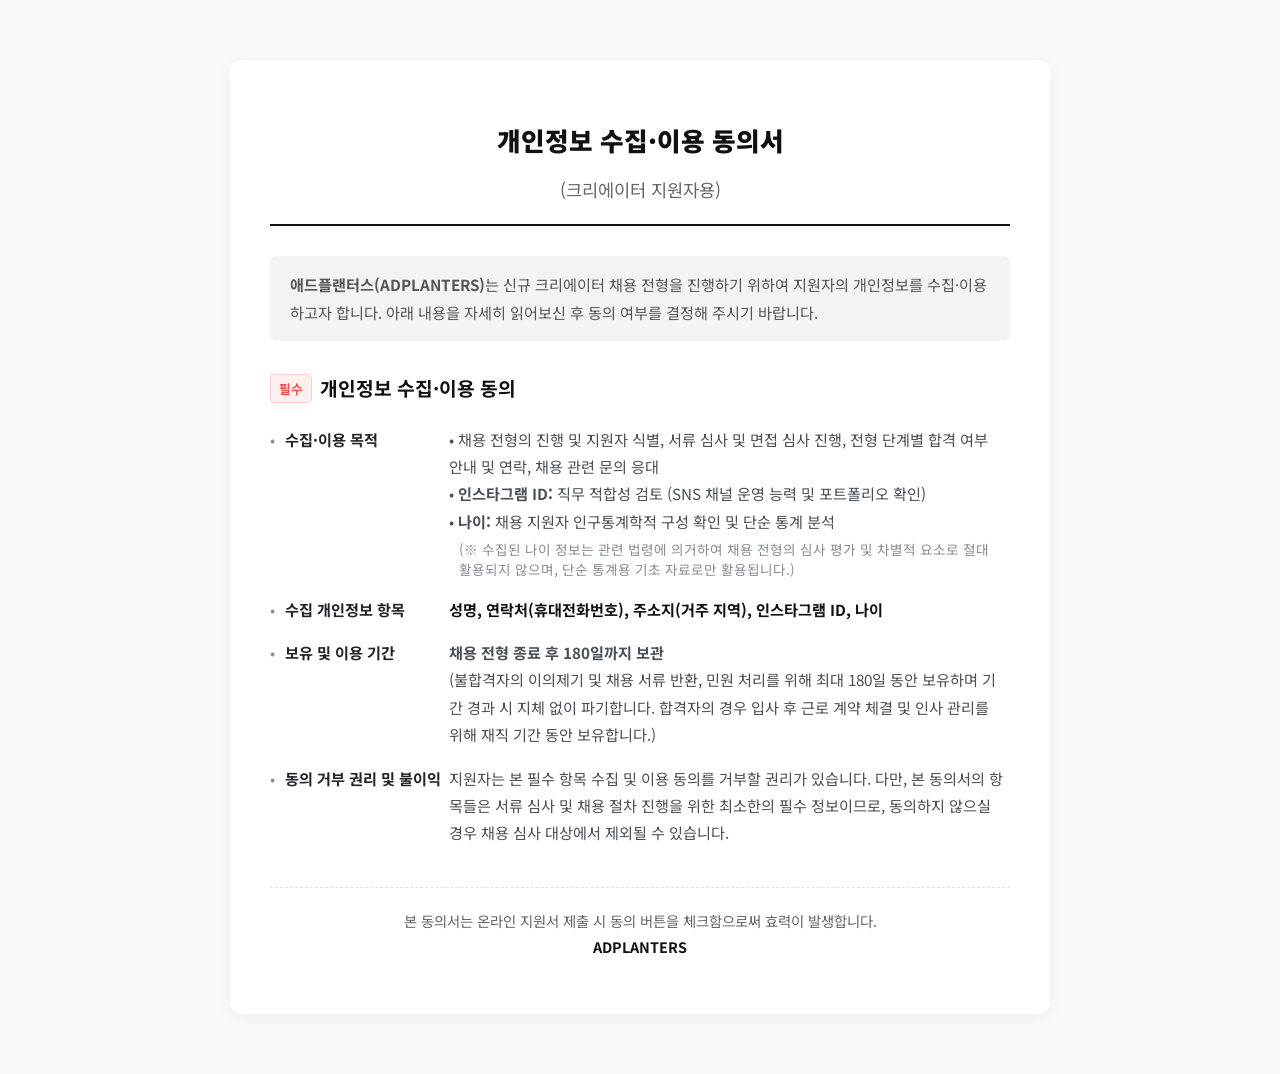
<file: privacy.html>
<!DOCTYPE html>
<html lang="ko">
<head>
    <meta charset="UTF-8">
    <meta name="viewport" content="width=device-width, initial-scale=1.0">
    <title>애드플랜터스 | 개인정보 수집·이용 동의서</title>
    
    <link href="https://fonts.googleapis.com/css2?family=Noto+Sans+KR:wght=400;700;900&display=swap" rel="stylesheet">
    
    <style>
        body {
            font-family: 'Noto Sans KR', sans-serif;
            line-height: 1.8;
            color: #333;
            background-color: #f8f9fa;
            margin: 0;
            padding: 20px;
        }
        .policy-container {
            max-width: 740px;
            margin: 40px auto;
            background: #ffffff;
            padding: 40px;
            border-radius: 12px;
            box-shadow: 0 4px 20px rgba(0, 0, 0, 0.05);
        }
        h1 {
            font-size: 1.6rem;
            font-weight: 900;
            color: #111;
            text-align: center;
            margin-bottom: 30px;
            padding-bottom: 15px;
            border-bottom: 2px solid #111;
        }
        .intro {
            font-size: 0.95rem;
            color: #555;
            margin-bottom: 30px;
            background: #f1f3f5;
            padding: 15px 20px;
            border-radius: 6px;
        }
        h2 {
            font-size: 1.2rem;
            font-weight: 700;
            color: #111;
            margin-top: 20px;
            margin-bottom: 20px;
            display: flex;
            align-items: center;
        }
        h2 .badge {
            font-size: 0.8rem;
            padding: 2px 8px;
            border-radius: 4px;
            margin-right: 8px;
            font-weight: 700;
            background: #fff0f0; 
            color: #ff4d4d; 
            border: 1px solid #ffcccc;
        }
        
        ul {
            list-style: none;
            padding: 0;
            margin: 0;
        }
        li {
            font-size: 0.95rem;
            margin-bottom: 16px;
            padding-left: 15px;
            position: relative;
        }
        li::before {
            content: "•";
            position: absolute;
            left: 0;
            color: #868e96;
        }
        .item-title {
            font-weight: 700;
            color: #212529;
            display: inline-block;
            width: 160px;
            vertical-align: top;
        }
        .item-desc {
            display: inline-block;
            width: calc(100% - 170px);
            color: #495057;
            vertical-align: top;
        }
        .sub-list {
            margin-top: 6px;
            padding-left: 10px;
            color: #666;
        }
        .notice-text {
            font-size: 0.9rem;
            color: #666;
            margin-top: 40px;
            text-align: center;
            border-top: 1px dashed #dee2e6;
            padding-top: 20px;
        }

        /* ==========================================
           [추가] 모바일 브라우저 최적화 반응형 미디어 쿼리
           ========================================== */
        @media (max-width: 768px) {
            body {
                padding: 12px; /* 바깥 여백 축소 */
            }
            .policy-container {
                margin: 20px auto;
                padding: 25px 18px; /* 내부 패딩을 좁혀 본문 가독 면적 극대화 */
                border-radius: 8px;
            }
            h1 {
                font-size: 1.3rem; /* 폰트 크기 최적화 */
                margin-bottom: 20px;
            }
            h2 {
                font-size: 1.1rem;
                flex-wrap: wrap; /* 제목이 길어질 경우 줄바꿈 유연성 확보 */
                gap: 6px;
            }
            /* 고정 가로폭을 해제하고 세로로 흐르게 정렬 구조 변경 */
            .item-title {
                display: block;
                width: 100%;
                margin-bottom: 4px;
            }
            .item-desc {
                display: block;
                width: 100%;
            }
            li {
                margin-bottom: 24px; /* 문단 간의 구분을 위해 여백 소폭 확보 */
            }
        }
    </style>
</head>
<body>

    <div class="policy-container">
        <h1>개인정보 수집·이용 동의서 <span style="font-size:1.1rem; font-weight:400; color:#666;"><br>(크리에이터 지원자용)</span></h1>
        
        <p class="intro">
            <strong>애드플랜터스(ADPLANTERS)</strong>는 신규 크리에이터 채용 전형을 진행하기 위하여 지원자의 개인정보를 수집·이용하고자 합니다. 아래 내용을 자세히 읽어보신 후 동의 여부를 결정해 주시기 바랍니다.
        </p>

        <h2><span class="badge">필수</span> 개인정보 수집·이용 동의</h2>
        <ul>
            <li>
                <span class="item-title">수집·이용 목적</span>
                <span class="item-desc">
                    • 채용 전형의 진행 및 지원자 식별, 서류 심사 및 면접 심사 진행, 전형 단계별 합격 여부 안내 및 연락, 채용 관련 문의 응대<br>
                    • <strong>인스타그램 ID:</strong> 직무 적합성 검토 (SNS 채널 운영 능력 및 포트폴리오 확인)<br>
                    • <strong>나이:</strong> 채용 지원자 인구통계학적 구성 확인 및 단순 통계 분석
                    <div class="sub-list" style="font-size: 0.85rem; color:#868e96; line-height: 1.5; margin-top: 4px;">
                        (※ 수집된 나이 정보는 관련 법령에 의거하여 채용 전형의 심사 평가 및 차별적 요소로 절대 활용되지 않으며, 단순 통계용 기초 자료로만 활용됩니다.)
                    </div>
                </span>
            </li>
            <li>
                <span class="item-title">수집 개인정보 항목</span>
                <span class="item-desc" style="font-weight: 700; color: #111;">성명, 연락처(휴대전화번호), 주소지(거주 지역), 인스타그램 ID, 나이</span>
            </li>
            <li>
                <span class="item-title">보유 및 이용 기간</span>
                <span class="item-desc">
                    <strong>채용 전형 종료 후 180일까지 보관</strong><br>
                    (불합격자의 이의제기 및 채용 서류 반환, 민원 처리를 위해 최대 180일 동안 보유하며 기간 경과 시 지체 없이 파기합니다. 합격자의 경우 입사 후 근로 계약 체결 및 인사 관리를 위해 재직 기간 동안 보유합니다.)
                </span>
            </li>
            <li>
                <span class="item-title">동의 거부 권리 및 불이익</span>
                <span class="item-desc">지원자는 본 필수 항목 수집 및 이용 동의를 거부할 권리가 있습니다. 다만, 본 동의서의 항목들은 서류 심사 및 채용 절차 진행을 위한 최소한의 필수 정보이므로, 동의하지 않으실 경우 채용 심사 대상에서 제외될 수 있습니다.</span>
            </li>
        </ul>

        <p class="notice-text">
            본 동의서는 온라인 지원서 제출 시 동의 버튼을 체크함으로써 효력이 발생합니다.<br>
            <span style="font-weight: 700; color: #111;">ADPLANTERS</span>
        </p>
    </div>

</body>
</html>
</file>
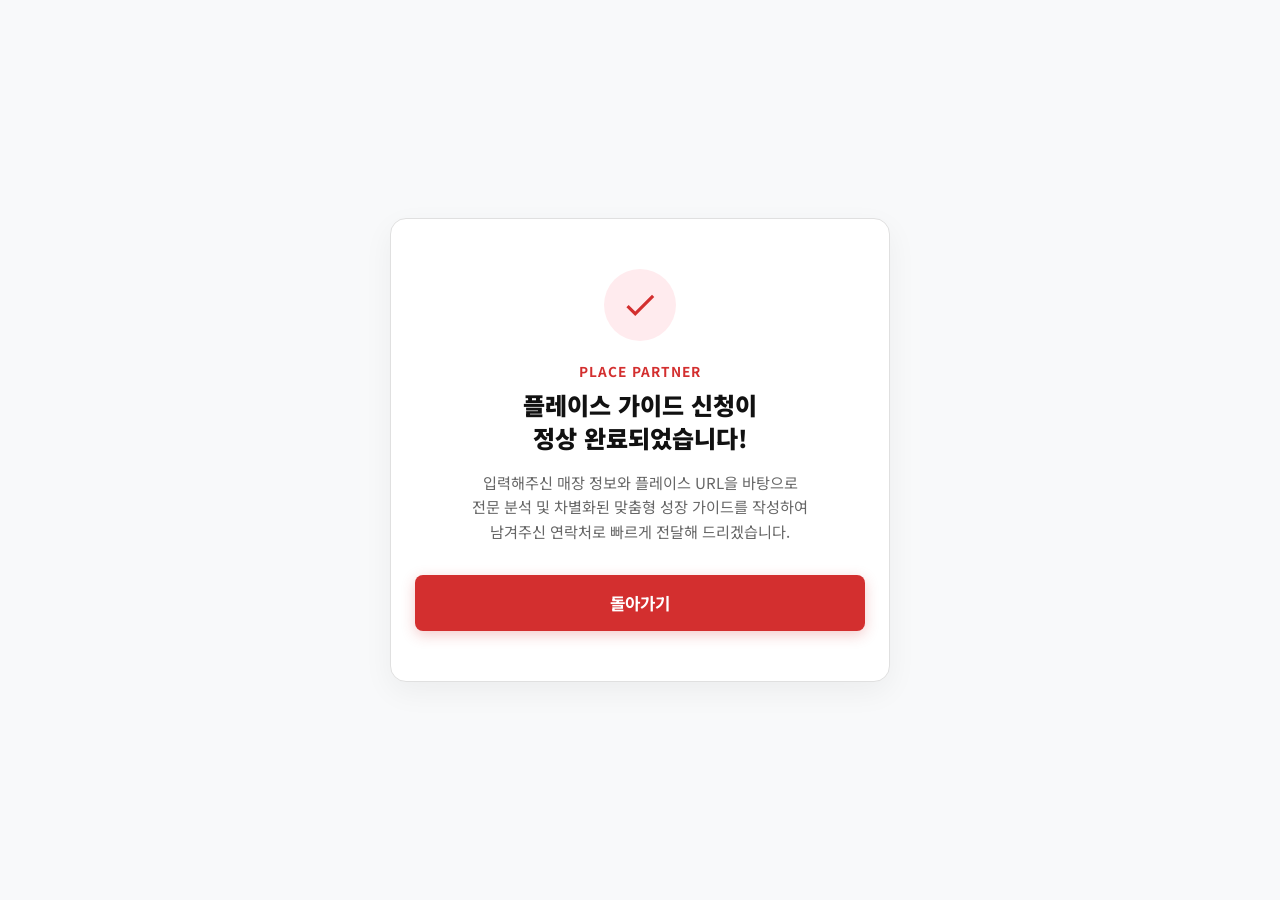
<file: PP/complete.html>
<!DOCTYPE html>
<html lang="ko">
<head>
    <meta charset="UTF-8">
    <meta name="viewport" content="width=device-width, initial-scale=1.0, minimum-scale=1.0">
    <title>PLACE PARTNER | 신청 완료</title>
    <link href="https://fonts.googleapis.com/css2?family=Noto+Sans+KR:wght@400;500;700;900&display=swap" rel="stylesheet">
    <style>
        :root {
            --primary-red: #d32f2f;
            --bg-light: #f8f9fa;
            --text-main: #222222;
            --text-sub: #666666;
        }

        * { margin: 0; padding: 0; box-sizing: border-box; }
        body {
            font-family: 'Noto Sans KR', sans-serif;
            background-color: var(--bg-light);
            color: var(--text-main);
            display: flex;
            align-items: center;
            justify-content: center;
            min-height: 100vh;
            padding: 20px;
        }

        .complete-card {
            background: #ffffff;
            max-width: 500px;
            width: 100%;
            padding: 50px 24px;
            border-radius: 16px;
            box-shadow: 0 10px 30px rgba(0,0,0,0.05);
            text-align: center;
            border: 1px solid #e0e0e0;
        }

        .icon-box {
            width: 72px;
            height: 72px;
            background: #ffebee;
            border-radius: 50%;
            display: flex;
            align-items: center;
            justify-content: center;
            margin: 0 auto 20px;
        }

        .icon-box svg {
            width: 38px;
            height: 38px;
            fill: var(--primary-red);
        }

        .tag {
            color: var(--primary-red);
            font-size: 0.85rem;
            font-weight: 700;
            letter-spacing: 1px;
            margin-bottom: 8px;
        }

        .title {
            font-size: 1.5rem;
            font-weight: 900;
            color: #111;
            margin-bottom: 16px;
            line-height: 1.35;
        }

        .desc {
            font-size: 0.95rem;
            color: var(--text-sub);
            line-height: 1.6;
            margin-bottom: 32px;
            word-break: keep-all;
        }

        .btn-home {
            display: block;
            width: 100%;
            padding: 16px;
            background: var(--primary-red);
            color: #ffffff;
            font-size: 1.05rem;
            font-weight: 700;
            text-decoration: none;
            border-radius: 8px;
            box-shadow: 0 4px 14px rgba(211, 47, 47, 0.25);
            transition: background 0.2s;
        }

        .btn-home:hover {
            background: #b71c1c;
        }
    </style>
</head>
<body>

    <div class="complete-card">
        <div class="icon-box">
            <svg viewBox="0 0 24 24">
                <path d="M9 16.17L4.83 12l-1.42 1.41L9 19 21 7l-1.41-1.41z"/>
            </svg>
        </div>
        <div class="tag">PLACE PARTNER</div>
        <h1 class="title">플레이스 가이드 신청이<br>정상 완료되었습니다!</h1>
        <p class="desc">
            입력해주신 매장 정보와 플레이스 URL을 바탕으로<br>
            전문 분석 및 차별화된 맞춤형 성장 가이드를 작성하여<br>
            남겨주신 연락처로 빠르게 전달해 드리겠습니다.
        </p>
        <a href="index.html" class="btn-home">돌아가기</a>
    </div>

</body>
</html>
</file>
